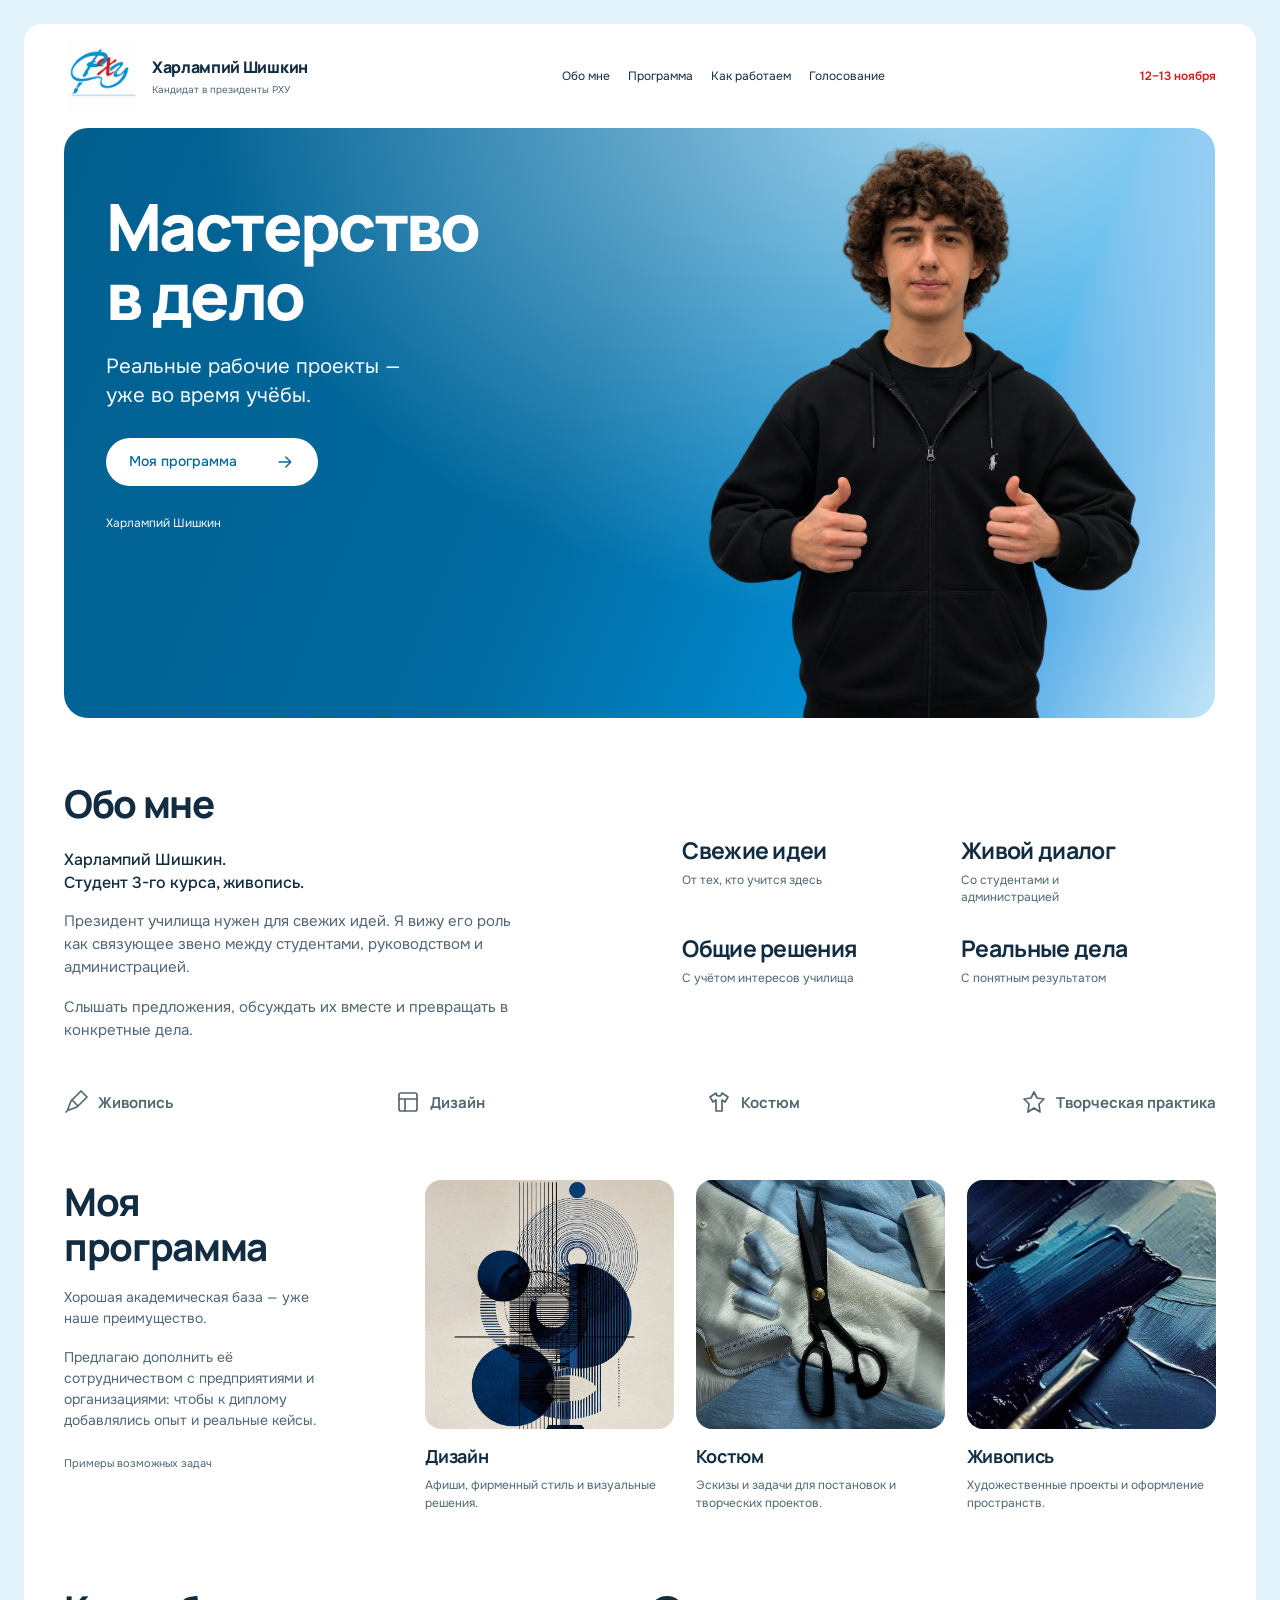
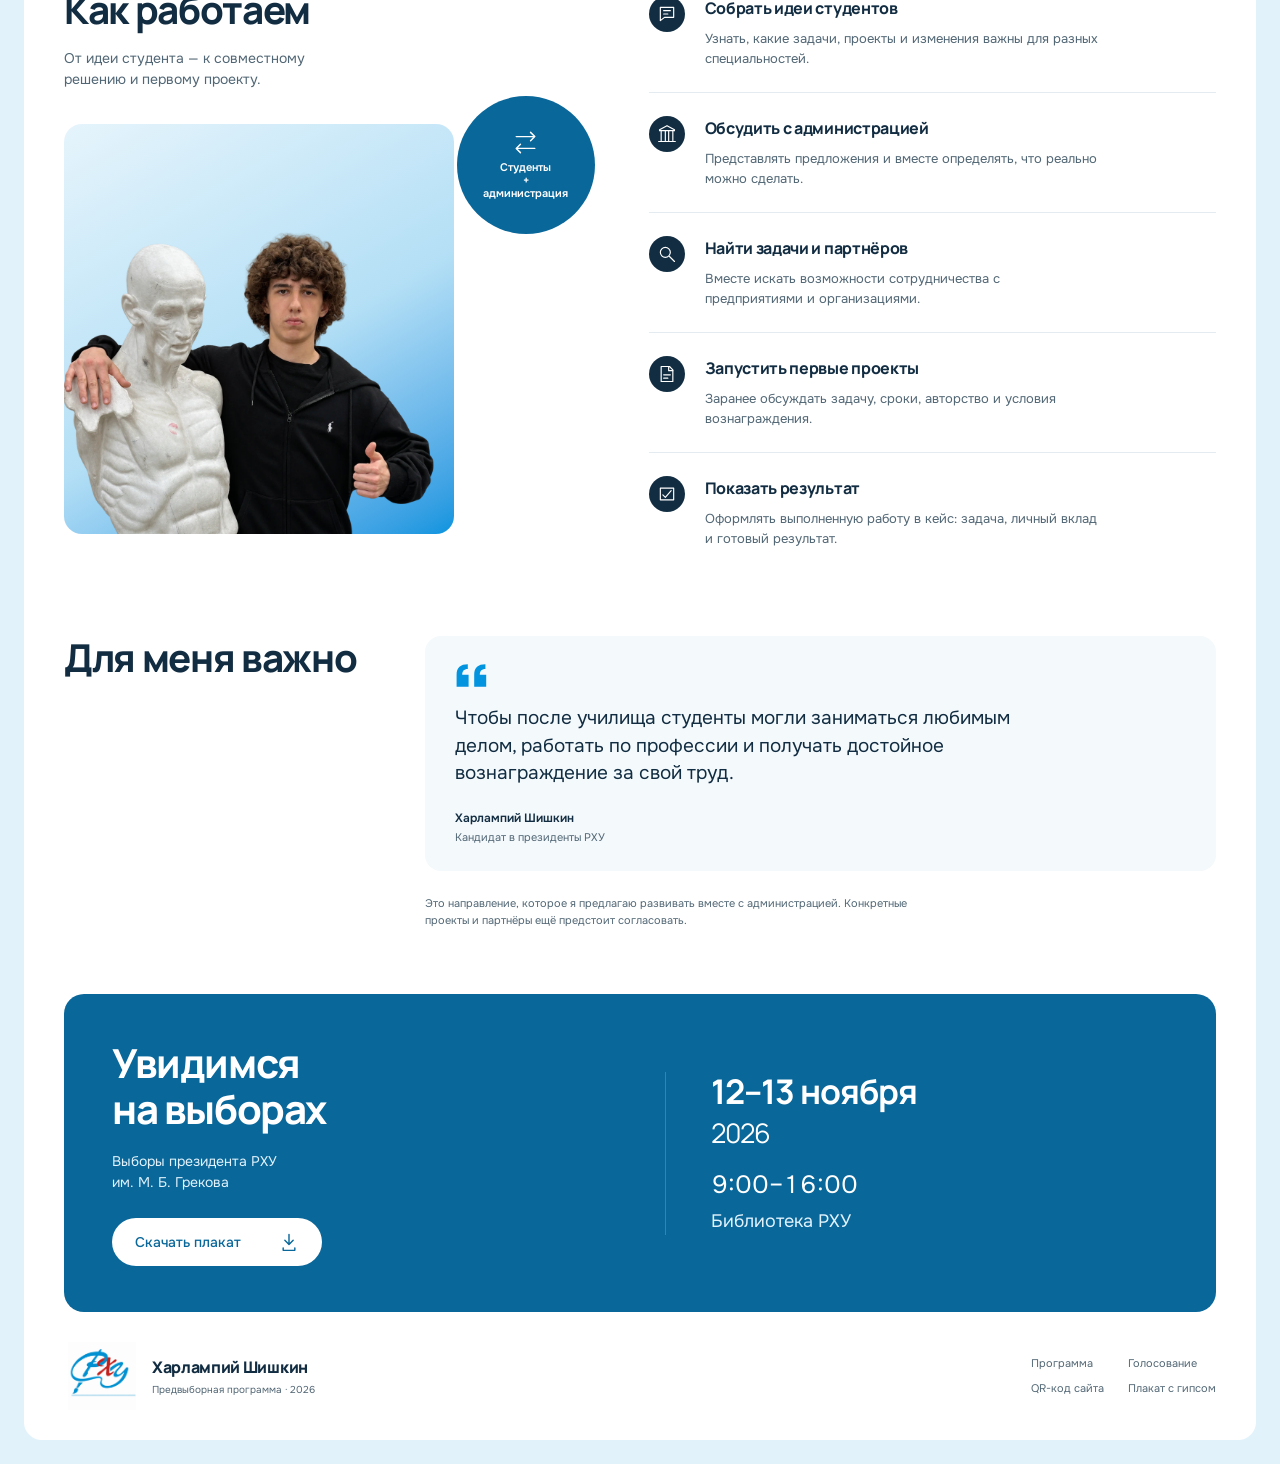
<file: index.html>
<!doctype html>
<html lang="ru">
<head>
  <meta charset="utf-8">
  <meta name="viewport" content="width=device-width, initial-scale=1">
  <meta name="theme-color" content="#0294df">
  <meta name="description" content="Харлампий Шишкин — кандидат в президенты РХУ им. М. Б. Грекова. Свежие идеи, диалог студентов с администрацией и реальные рабочие проекты уже во время учёбы.">
  <meta http-equiv="Content-Security-Policy" content="default-src 'self'; script-src 'self'; style-src 'self'; img-src 'self'; font-src 'self'; connect-src 'none'; object-src 'none'; base-uri 'none'; form-action 'none'; upgrade-insecure-requests">
  <meta name="referrer" content="strict-origin-when-cross-origin">
  <meta property="og:type" content="website"><meta property="og:locale" content="ru_RU">
  <meta property="og:title" content="Харлампий Шишкин — Мастерство в дело">
  <meta property="og:description" content="Свежие идеи. Открытый диалог. Реальные проекты уже во время учёбы.">
  <meta property="og:url" content="https://harlampij444.github.io/grekov-shishkin/">
  <meta property="og:image" content="https://harlampij444.github.io/grekov-shishkin/assets/poster-2.png">
  <link rel="canonical" href="https://harlampij444.github.io/grekov-shishkin/">
  <link rel="icon" href="assets/rkhu-logo-hq.png" type="image/png">
  <link rel="preload" as="font" href="assets/fonts/Manrope.ttf" type="font/ttf" crossorigin>
  <link rel="preload" as="image" href="assets/kharlampiy.webp">
  <link rel="stylesheet" href="styles.css?v=20261110-images-3">
  <title>Харлампий Шишкин — Мастерство в дело</title>
</head>
<body>
  <a class="skip-link" href="#programme">Перейти к программе</a>
  <div class="site-shell" id="top">
    <header class="site-header">
      <a class="brand" href="#top" aria-label="Харлампий Шишкин — в начало"><img src="assets/rkhu-logo-hq.png" width="88" height="72" alt="Логотип РХУ"><span><strong>Харлампий Шишкин</strong><small>Кандидат в президенты РХУ</small></span></a>
      <nav aria-label="Основная навигация"><a href="#about">Обо мне</a><a href="#programme">Программа</a><a href="#work">Как работаем</a><a href="#vote">Голосование</a></nav>
      <a class="header-date" href="#vote">12–13 ноября</a>
    </header>
    <main>
      <section class="hero" aria-labelledby="hero-title">
        <div class="hero-light" aria-hidden="true"></div>
        <div class="hero-copy"><h1 id="hero-title">Мастерство<br>в дело</h1><p>Реальные рабочие проекты —<br>уже во время учёбы.</p><a class="button button-white" href="#programme">Моя программа <svg viewBox="0 0 24 24" aria-hidden="true"><path d="M5 12h14m-6-6 6 6-6 6"/></svg></a><span class="hero-signature">Харлампий Шишкин</span></div>
        <img class="hero-portrait" src="assets/kharlampiy.webp" width="1086" height="1448" alt="Харлампий Шишкин" fetchpriority="high">
      </section>
      <section class="about section" id="about" aria-labelledby="about-title">
        <div class="about-copy"><h2 id="about-title">Обо мне</h2><p class="bio">Харлампий Шишкин.<br>Студент 3-го курса, живопись.</p><p>Президент училища нужен для свежих идей. Я вижу его роль как связующее звено между студентами, руководством и администрацией.</p><p>Слышать предложения, обсуждать их вместе и превращать в конкретные дела.</p></div>
        <div class="principles"><div><h3>Свежие идеи</h3><p>От тех, кто учится здесь</p></div><div><h3>Живой диалог</h3><p>Со студентами и администрацией</p></div><div><h3>Общие решения</h3><p>С учётом интересов училища</p></div><div><h3>Реальные дела</h3><p>С понятным результатом</p></div></div>
      </section>
      <div class="discipline-strip" aria-label="Творческие направления"><span><svg viewBox="0 0 24 24" aria-hidden="true"><path d="m4 19 3-8L17 1l6 6L13 17l-8 3Z"/><path d="m8 10 6 6M4 20l-2 2"/></svg>Живопись</span><span><svg viewBox="0 0 24 24" aria-hidden="true"><rect x="3" y="3" width="18" height="18" rx="2"/><path d="M3 9h18M9 9v12"/></svg>Дизайн</span><span><svg viewBox="0 0 24 24" aria-hidden="true"><path d="m9 3-6 4 3 5 3-2v11h6V10l3 2 3-5-6-4c0 4-6 4-6 0Z"/></svg>Костюм</span><span><svg viewBox="0 0 24 24" aria-hidden="true"><path d="m12 2 3 6 7 1-5 5 1 8-6-4-6 4 1-8-5-5 7-1Z"/></svg>Творческая практика</span></div>
      <section class="programme section" id="programme" aria-labelledby="programme-title">
        <div class="programme-intro"><h2 id="programme-title">Моя<br> программа</h2><p>Хорошая академическая база — уже наше преимущество.</p><p>Предлагаю дополнить её сотрудничеством с предприятиями и организациями: чтобы к диплому добавлялись опыт и реальные кейсы.</p><span class="section-note">Примеры возможных задач</span></div>
        <div class="directions"><article><div class="direction-image design-image"><img src="assets/design.webp" width="853" height="1280" loading="lazy" alt="Геометрическая композиция в синих тонах"></div><h3>Дизайн</h3><p>Афиши, фирменный стиль и визуальные решения.</p></article><article><div class="direction-image costume-image"><img src="assets/costume.webp" width="865" height="1280" loading="lazy" alt="Портновские ножницы, голубая ткань и швейные принадлежности"></div><h3>Костюм</h3><p>Эскизы и задачи для постановок и творческих проектов.</p></article><article><div class="direction-image painting-image"><img src="assets/painting.webp" width="736" height="736" loading="lazy" alt="Кисть и мазки синей краски на холсте"></div><h3>Живопись</h3><p>Художественные проекты и оформление пространств.</p></article></div>
      </section>
      <section class="work section" id="work" aria-labelledby="work-title">
        <div class="work-visual"><h2 id="work-title">Как работаем</h2><p>От идеи студента — к совместному решению и первому проекту.</p><div class="work-photo"><img src="assets/kharlampiy-workshop.webp" width="1086" height="1448" alt="Харлампий с учебным гипсовым пособием" loading="lazy"></div><div class="dialog-badge"><svg viewBox="0 0 32 32" aria-hidden="true"><path d="M5 9h22m-5-5 5 5-5 5M27 23H5m5-5-5 5 5 5"/></svg><span>Студенты<br>+<br>администрация</span></div></div>
        <ol class="steps"><li><span class="step-icon"><svg viewBox="0 0 24 24" aria-hidden="true"><path d="M4 4h16v12H9l-5 4Z"/><path d="M8 8h8M8 12h5"/></svg></span><div><h3>Собрать идеи студентов</h3><p>Узнать, какие задачи, проекты и изменения важны для разных специальностей.</p></div></li><li><span class="step-icon"><svg viewBox="0 0 24 24" aria-hidden="true"><path d="M3 8h18M5 8v12m5-12v12m4-12v12m5-12v12M2 21h20M3 7l9-5 9 5"/></svg></span><div><h3>Обсудить с администрацией</h3><p>Представлять предложения и вместе определять, что реально можно сделать.</p></div></li><li><span class="step-icon"><svg viewBox="0 0 24 24" aria-hidden="true"><circle cx="10" cy="10" r="6"/><path d="m15 15 6 6"/></svg></span><div><h3>Найти задачи и партнёров</h3><p>Вместе искать возможности сотрудничества с предприятиями и организациями.</p></div></li><li><span class="step-icon"><svg viewBox="0 0 24 24" aria-hidden="true"><path d="M5 3h10l4 4v14H5Z"/><path d="M14 3v5h5M8 13h8M8 17h5"/></svg></span><div><h3>Запустить первые проекты</h3><p>Заранее обсуждать задачу, сроки, авторство и условия вознаграждения.</p></div></li><li><span class="step-icon"><svg viewBox="0 0 24 24" aria-hidden="true"><path d="M4 5h16v14H4Z"/><path d="m7 13 3 3 7-8"/></svg></span><div><h3>Показать результат</h3><p>Оформлять выполненную работу в кейс: задача, личный вклад и готовый результат.</p></div></li></ol>
      </section>
      <section class="conviction section" aria-labelledby="conviction-title"><h2 id="conviction-title">Для меня важно</h2><div class="conviction-body"><svg class="quote-icon" viewBox="0 0 40 32" aria-hidden="true"><path d="M2 30V15C2 6 7 2 16 2v6c-5 0-7 3-7 7h8v15Zm22 0V15C24 6 29 2 38 2v6c-5 0-7 3-7 7h8v15Z"/></svg><p>Чтобы после училища студенты могли заниматься любимым делом, работать по профессии и получать достойное вознаграждение за свой труд.</p><div class="quote-author"><strong>Харлампий Шишкин</strong><span>Кандидат в президенты РХУ</span></div></div><p class="programme-disclaimer">Это направление, которое я предлагаю развивать вместе с администрацией. Конкретные проекты и партнёры ещё предстоит согласовать.</p></section>
      <section class="vote" id="vote" aria-labelledby="vote-title"><div><h2 id="vote-title">Увидимся<br>на выборах</h2><p>Выборы президента РХУ<br>им. М. Б. Грекова</p><a class="button button-white" href="assets/poster-2.png" download>Скачать плакат <svg viewBox="0 0 24 24" aria-hidden="true"><path d="M12 3v12m-5-5 5 5 5-5M5 19v3h14v-3"/></svg></a></div><div class="vote-details"><p class="vote-date">12–13 ноября<span>2026</span></p><p class="vote-hours">9:00–16:00</p><p class="vote-place">Библиотека РХУ</p></div></section>
    </main>
    <footer class="site-footer"><a class="brand" href="#top" aria-label="Харлампий Шишкин — в начало"><img src="assets/rkhu-logo-hq.png" width="88" height="72" loading="lazy" alt="Логотип РХУ"><span><strong>Харлампий Шишкин</strong><small>Предвыборная программа · 2026</small></span></a><div><a href="#programme">Программа</a><a href="#vote">Голосование</a><a href="assets/campaign-qr.png" download>QR-код сайта</a><a href="assets/poster-1.png" download>Плакат с гипсом</a></div></footer>
  </div>
</body>
</html>
</file>
<file: styles.css>
@font-face{font-family:Manrope;src:url('assets/fonts/Manrope.ttf') format('truetype');font-style:normal;font-weight:200 800;font-display:swap}
@font-face{font-family:Onest;src:url('assets/fonts/Onest.ttf') format('truetype');font-style:normal;font-weight:100 900;font-display:swap}
:root{--blue:#0294df;--red:#cf2120;--white:#fff;--ink:#122d42;--muted:#526775;--sky:color-mix(in srgb,var(--blue)10%,white);--line:#e4ecf1;--deep:color-mix(in srgb,var(--blue)56%,var(--ink));--display:Manrope,sans-serif;--body:Onest,sans-serif}
*{box-sizing:border-box}html{scroll-behavior:auto;scroll-padding-top:28px}body{margin:0;background:color-mix(in srgb,var(--blue)12%,white);color:var(--ink);font:16px/1.55 var(--body);-webkit-font-smoothing:antialiased}a{color:inherit;text-underline-offset:4px}a:focus-visible{outline:3px solid var(--red);outline-offset:5px}::selection{color:#fff;background:var(--red)}h1,h2,h3,p{margin:0}h1,h2,h3{font-family:var(--display);text-wrap:balance}h1,h2{letter-spacing:-.035em}h2{font-size:clamp(30px,3vw,42px);line-height:1.16;font-weight:750}h3{font-size:19px;line-height:1.25;letter-spacing:-.02em}img{display:block;max-width:100%}svg{display:block;fill:none;stroke:currentColor;stroke-width:1.7;stroke-linecap:round;stroke-linejoin:round}.site-shell{max-width:1240px;margin:32px auto;background:var(--white);border-radius:18px;padding-inline:52px;overflow:hidden}.site-header{min-height:104px;display:flex;align-items:center;justify-content:space-between;gap:26px}.brand{display:flex;align-items:center;gap:12px;text-decoration:none;flex-shrink:0}.brand img{width:76px;height:68px;object-fit:contain}.brand strong{display:block;font-family:var(--display);font-size:16px;font-weight:800;letter-spacing:-.02em}.brand small{display:block;font-size:10px;color:var(--muted);margin-top:2px}.site-header nav{display:flex;gap:24px;font-size:12px;align-items:center}.site-header nav a{text-decoration:none;padding-block:12px;white-space:nowrap}.site-header nav a:hover{color:var(--red)}.header-date{font-size:12px;color:var(--red);font-weight:600;white-space:nowrap;text-decoration:none}.skip-link{position:fixed;z-index:20;top:10px;left:10px;padding:12px 20px;background:white;transform:translateY(-180%)}.skip-link:focus{transform:none}.hero{aspect-ratio:1.95;min-height:490px;max-height:590px;position:relative;isolation:isolate;overflow:hidden;border-radius:24px;background:linear-gradient(112deg,color-mix(in srgb,var(--blue)64%,black) 0%,color-mix(in srgb,var(--blue)72%,black) 45%,var(--blue) 78%,color-mix(in srgb,var(--blue)24%,white) 100%)}.hero-light{position:absolute;inset:0;z-index:-1;background:radial-gradient(ellipse at 79% -10%,#d7effec9 0%,#d7effe00 61%)}.hero-copy{position:relative;z-index:2;padding:clamp(42px,5vw,64px) 0 40px 52px;width:60%}.hero h1{font-size:clamp(48px,5.1vw,70px);line-height:1.06;letter-spacing:-.04em;font-weight:800;color:#fff}.hero-copy>p{color:#f0f9ff;font-size:clamp(17px,1.6vw,22px);line-height:1.4;margin-top:22px;max-width:26ch}.button{display:inline-flex;align-items:center;justify-content:space-between;gap:38px;min-height:48px;padding:13px 23px;border-radius:30px;text-decoration:none;font-size:14px;font-weight:500;line-height:1.35}.button svg{width:20px;height:20px}.button-white{color:var(--deep);background:white}.button-white:hover{background:var(--sky)}.hero .button{margin-top:28px}.hero-signature{display:block;font-size:12px;color:#f1f9ff;margin-top:28px}.hero-portrait{position:absolute;z-index:1;bottom:0;right:8px;width:49%;max-width:none;height:auto;max-height:98%;object-fit:contain;object-position:bottom center}.section{padding-top:64px}.about{display:grid;grid-template-columns:1.05fr 1fr;gap:90px}.about-copy>p{font-size:15px;line-height:1.55;max-width:45ch;margin-top:16px;color:var(--muted)}.about-copy>.bio{color:var(--ink);font-size:16px;font-weight:500;line-height:1.45;margin-top:21px}.principles{display:grid;grid-template-columns:1fr 1fr;gap:30px 35px;align-content:center}.principles h3{font-size:25px;line-height:1.17;color:var(--ink);letter-spacing:-.03em}.principles p{font-size:12px;line-height:1.45;color:var(--muted);max-width:24ch;margin-top:8px}.discipline-strip{display:flex;align-items:center;justify-content:space-between;gap:25px;padding-block:48px 2px;color:#536771}.discipline-strip span{display:flex;align-items:center;gap:10px;font-family:var(--display);font-size:15px;font-weight:700}.discipline-strip svg{width:24px;height:24px;flex-shrink:0}.programme{display:grid;grid-template-columns:.8fr 2fr;gap:44px}.programme-intro>p{font-size:14px;line-height:1.5;color:var(--muted);margin-top:18px;max-width:30ch}.section-note{display:block;font-size:11px;color:var(--muted);margin-top:24px}.directions{display:grid;grid-template-columns:repeat(3,minmax(0,1fr));gap:22px}.direction-image{aspect-ratio:1;overflow:hidden;border-radius:16px;background:var(--sky)}.direction-image img{display:block;position:static;inset:auto;transform:none;height:100%;width:100%;max-width:100%;object-fit:cover}.design-image img{object-position:50% 25%}.costume-image img{object-position:50% 46%}.painting-image img{object-position:47% 50%}.directions h3{font-size:18px;margin-top:16px}.directions p{color:var(--muted);font-size:12px;line-height:1.5;margin-top:8px}.work{display:grid;grid-template-columns:.9fr 1fr;gap:100px;padding-top:76px;align-items:start}.work-visual{position:relative}.work-visual>p{font-size:14px;line-height:1.5;color:var(--muted);max-width:31ch;margin-top:16px}.work-photo{position:relative;overflow:hidden;border-radius:18px;background:linear-gradient(150deg,var(--sky) 0%,color-mix(in srgb,var(--blue)30%,white) 56%,var(--blue) 100%);height:410px;max-width:390px;margin-top:34px}.work-photo img{height:128%;width:128%;max-width:none;object-fit:contain;object-position:center top;position:absolute;left:-14%;top:0;bottom:auto}.dialog-badge{width:138px;height:138px;position:absolute;right:-20px;top:108px;border-radius:50%;color:#fff;background:var(--deep);display:flex;flex-direction:column;align-items:center;justify-content:center;text-align:center;font-size:11px;font-weight:600;line-height:1.2}.dialog-badge svg{width:27px;height:27px;margin-bottom:5px}.steps{padding:0;margin:8px 0 0;list-style:none}.steps li{display:grid;grid-template-columns:38px 1fr;gap:18px;padding-block:23px;border-bottom:1px solid var(--line)}.steps li:first-child{padding-top:0}.steps li:last-child{border-bottom:0}.step-icon{width:36px;height:36px;background:var(--ink);color:#fff;border-radius:50%;display:grid;place-items:center}.step-icon svg{width:20px;height:20px;stroke-width:1.4}.steps h3{font-size:16px;font-weight:750;line-height:1.3;margin-top:2px}.steps p{font-size:13px;line-height:1.55;color:var(--muted);margin-top:10px;max-width:44ch}.conviction{padding-top:64px;display:grid;grid-template-columns:.8fr 2fr;gap:24px 44px}.conviction-body{padding:26px 30px;background:#f4f9fc;border-radius:16px}.quote-icon{width:32px;height:27px;fill:var(--blue);stroke:none;margin-bottom:16px}.conviction-body>p{font-size:19px;line-height:1.45;max-width:45ch}.quote-author{margin-top:22px;display:flex;flex-direction:column;font-size:12px;line-height:1.4}.quote-author strong{font-weight:600}.quote-author span{color:var(--muted);font-size:11px;margin-top:3px}.programme-disclaimer{grid-column:2;font-size:11px;line-height:1.5;max-width:75ch;color:var(--muted)}.vote{display:grid;grid-template-columns:1fr 1fr;gap:50px;background:var(--deep);color:#fff;border-radius:20px;padding:46px 48px;margin-top:66px}.vote h2{font-size:40px;line-height:1.14}.vote>div>p{font-size:14px;line-height:1.5;margin-top:20px;color:#e1f3fe}.vote .button{margin-top:25px}.vote .vote-details{padding-left:45px;align-self:center;border-left:1px solid #ffffff30}.vote .vote-date{font-family:var(--display);font-size:34px;line-height:1.15;letter-spacing:-.03em;font-weight:700;color:white;margin-top:0}.vote-date span{display:block;font-weight:400;font-size:27px;margin-top:6px}.vote .vote-hours{font-size:25px;color:white;line-height:1.2;margin-top:22px;font-variant-numeric:tabular-nums}.vote .vote-place{font-size:18px;color:#e1f3fe;margin-top:8px}.site-footer{padding-block:30px;display:flex;align-items:center;justify-content:space-between;gap:35px}.site-footer>div{display:grid;grid-template-columns:repeat(2,auto);gap:8px 24px;font-size:11px;color:var(--muted)}.site-footer>div a{text-decoration:none}.site-footer>div a:hover{color:var(--red)}
@media(max-width:1300px){.site-shell{margin:24px;max-width:none;padding-inline:40px}.site-header nav{gap:18px}.site-header{gap:18px}.hero-copy{padding-left:42px}.about{gap:58px}.principles{gap:28px 24px}.principles h3{font-size:23px}.work{gap:74px}}
@media(max-width:1000px){.header-date{display:none}.site-header nav{gap:16px;font-size:11px}.brand img{width:64px}.brand strong{font-size:14px}.brand small{font-size:9px}.hero{min-height:450px}.hero-copy{padding:44px 0 32px 36px;width:62%}.hero h1{font-size:54px}.hero-copy>p{font-size:18px}.hero-portrait{width:48%;right:0}.about{gap:38px}.principles h3{font-size:21px}.programme{gap:26px;grid-template-columns:.75fr 2fr}.directions{gap:14px}.directions h3{font-size:16px}.discipline-strip span{font-size:12px;gap:7px}.discipline-strip{gap:14px}.work{gap:48px}.dialog-badge{right:-20px;width:120px;height:120px;top:125px;font-size:10px}.work-photo{height:370px}.steps li{gap:12px;padding-block:20px}.steps h3{font-size:15px}.steps p{font-size:12px}.vote{padding:36px;gap:30px}.vote h2{font-size:35px}.vote .vote-details{padding-left:30px}.vote .vote-date{font-size:30px}.site-footer .brand strong{font-size:13px}}
@media(max-width:700px){body{background:white;font-size:15px}.site-shell{margin:0;padding-inline:22px;border-radius:0}.site-header{min-height:85px;display:flex;flex-wrap:wrap;gap:0;padding-block:7px 12px}.brand{gap:7px}.brand img{width:58px;height:52px}.brand strong{font-size:13px}.brand small{font-size:9px}.site-header nav{justify-content:space-between;gap:12px;width:100%;margin-top:7px;font-size:10px}.site-header nav a{padding-block:4px}.hero{aspect-ratio:auto;min-height:570px;border-radius:18px;background:linear-gradient(150deg,color-mix(in srgb,var(--blue)64%,black) 0%,color-mix(in srgb,var(--blue)72%,black) 42%,var(--blue) 78%,color-mix(in srgb,var(--blue)24%,white) 100%)}.hero-light{background:radial-gradient(ellipse at 110% 53%,#cdefffbd 0%,#d7effe00 66%)}.hero-copy{padding:30px 25px 0;width:100%}.hero h1{font-size:45px;line-height:1.05;letter-spacing:-.04em}.hero-copy>p{font-size:16px;line-height:1.4;margin-top:16px;max-width:27ch}.hero .button{margin-top:19px;min-height:42px;padding:10px 18px;font-size:12px;gap:25px}.hero-signature{display:none}.hero-portrait{width:82%;max-height:61%;bottom:0;right:-3%;object-fit:contain;object-position:right bottom}.section{padding-top:42px}h2{font-size:31px;line-height:1.15;letter-spacing:-.03em}.about{display:block}.about-copy>p{font-size:14px;max-width:none;margin-top:16px;line-height:1.55}.about-copy>.bio{font-size:15px;margin-top:18px}.principles{margin-top:30px;gap:25px 18px}.principles h3{font-size:20px;max-width:12ch}.principles p{font-size:11px;margin-top:6px;line-height:1.4}.discipline-strip{display:grid;grid-template-columns:1fr 1fr;gap:20px 12px;padding-top:34px}.discipline-strip span{font-size:12px;gap:8px}.discipline-strip svg{width:22px;height:22px}.programme{display:block}.programme-intro h2 br{display:none}.programme-intro>p{font-size:14px;max-width:none;margin-top:15px}.section-note{font-size:10px;margin-top:20px}.directions{margin-top:20px;grid-template-columns:repeat(2,minmax(0,1fr));gap:24px 14px}.directions article:last-child{grid-column:1/-1;display:grid;grid-template-columns:1fr 1fr;gap:0 14px;align-items:start}.directions article:last-child .direction-image{grid-row:1/3;aspect-ratio:1}.directions article:last-child h3{margin-top:6px;align-self:end}.directions article:last-child p{margin-top:8px}.direction-image{border-radius:12px;aspect-ratio:1}.directions h3{font-size:16px;margin-top:12px}.directions p{font-size:11px;line-height:1.5;margin-top:6px}.work{display:block;padding-top:46px}.work-visual>p{font-size:14px;max-width:29ch;margin-top:14px}.work-photo{height:300px;max-width:none;margin-top:28px;border-radius:16px}.work-photo img{height:125%;width:106%;left:-3%;object-position:center top;top:0;bottom:auto}.dialog-badge{right:2px;top:98px;width:114px;height:114px;font-size:10px}.steps{margin-top:30px}.steps li{gap:14px;padding-block:19px;grid-template-columns:32px 1fr}.step-icon{width:30px;height:30px}.step-icon svg{width:17px;height:17px}.steps h3{font-size:15px}.steps p{font-size:12px;max-width:none;margin-top:8px}.conviction{display:block;padding-top:40px}.conviction-body{margin-top:22px;padding:23px;border-radius:14px}.conviction-body>p{font-size:17px;line-height:1.5}.programme-disclaimer{font-size:10px;margin-top:16px}.vote{margin-top:40px;padding:30px 25px;border-radius:16px;grid-template-columns:1fr;gap:32px}.vote h2{font-size:33px}.vote>div>p{font-size:13px;margin-top:17px}.vote .button{font-size:12px;min-height:43px;padding:11px 18px;margin-top:20px}.vote .vote-details{padding:26px 0 0;border-left:none;border-top:1px solid #ffffff30}.vote .vote-date{font-size:31px}.vote-date span{font-size:23px}.vote .vote-hours{font-size:23px;margin-top:20px}.vote .vote-place{font-size:16px;margin-top:7px}.site-footer{padding-block:26px;display:block}.site-footer .brand img{width:58px}.site-footer>div{margin-top:20px;grid-template-columns:repeat(2,1fr);font-size:10px;gap:12px}.site-footer .brand strong{font-size:13px}}
@media(prefers-reduced-motion:reduce){html{scroll-behavior:auto}}
@media print{body{background:white}.site-shell{margin:0;padding:0;max-width:none}.site-header nav,.button,.site-footer,.skip-link{display:none}.section{padding-top:30px}.hero{break-inside:avoid}.hero,.vote{-webkit-print-color-adjust:exact;print-color-adjust:exact}.vote{margin-top:30px}}
</file>
